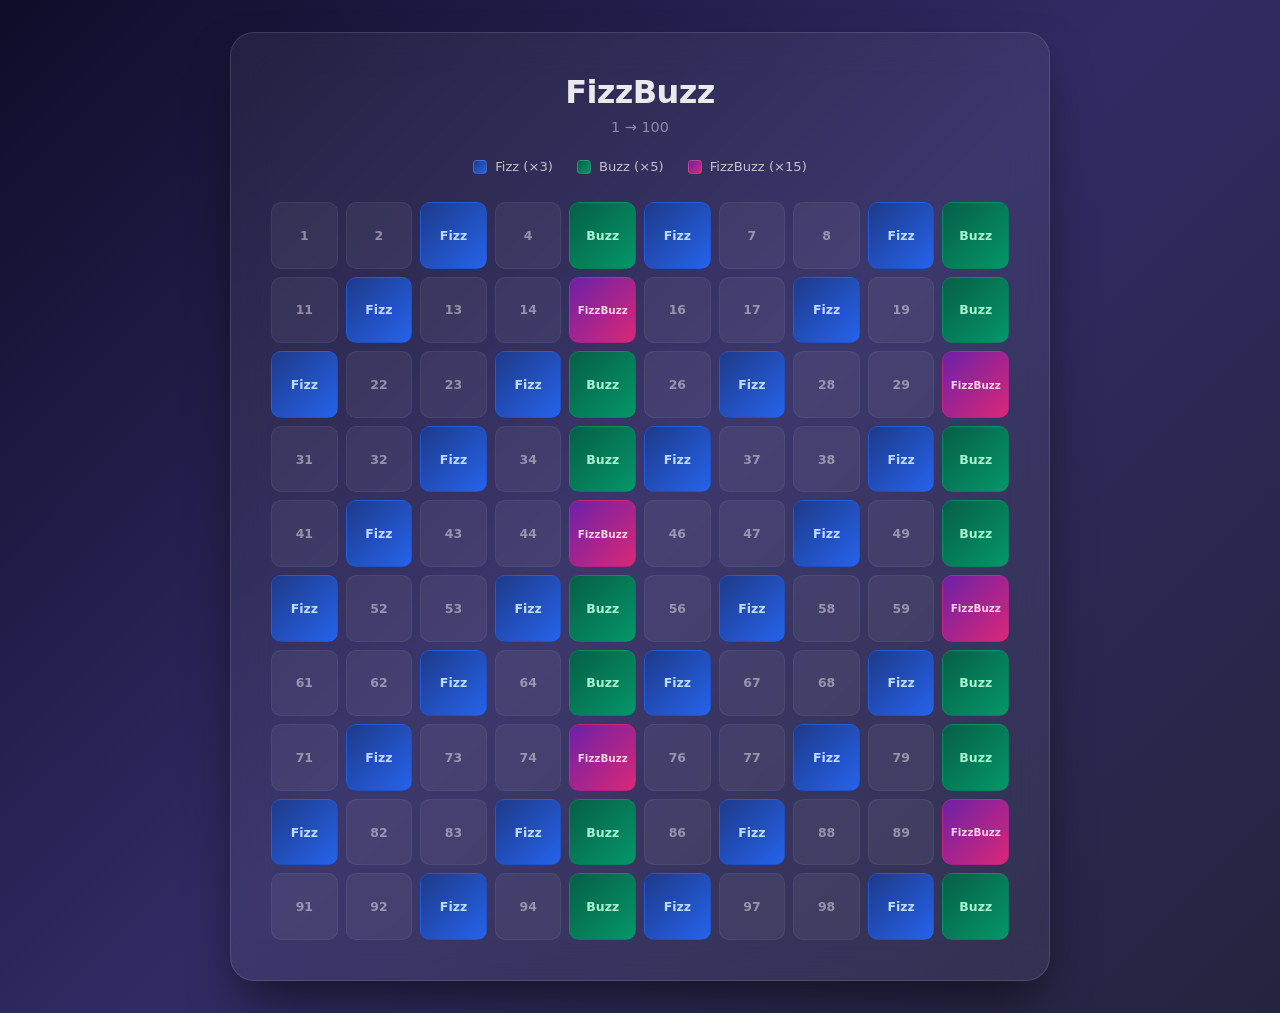
<file: examples/fizzbuzz/index.html>
<!DOCTYPE html>
<html lang="en">
<head>
<meta charset="UTF-8">
<meta name="viewport" content="width=device-width, initial-scale=1.0">
<title>FizzBuzz</title>
<style>
* { margin: 0; padding: 0; box-sizing: border-box; }

body {
  min-height: 100vh;
  display: flex;
  justify-content: center;
  align-items: center;
  font-family: 'Segoe UI', system-ui, -apple-system, sans-serif;
  background: linear-gradient(135deg, #0f0c29, #302b63, #24243e);
  padding: 2rem;
}

.card {
  background: rgba(255, 255, 255, 0.06);
  backdrop-filter: blur(20px);
  -webkit-backdrop-filter: blur(20px);
  border: 1px solid rgba(255, 255, 255, 0.12);
  border-radius: 24px;
  padding: 2.5rem;
  width: 100%;
  max-width: 820px;
  box-shadow: 0 25px 50px -12px rgba(0, 0, 0, 0.6);
}

h1 {
  text-align: center;
  font-weight: 600;
  font-size: 2rem;
  letter-spacing: -0.02em;
  color: rgba(255, 255, 255, 0.9);
  margin-bottom: 0.5rem;
}

.subtitle {
  text-align: center;
  color: rgba(255, 255, 255, 0.45);
  font-size: 0.9rem;
  margin-bottom: 1.5rem;
}

.legend {
  display: flex;
  justify-content: center;
  gap: 1.5rem;
  margin-bottom: 1.75rem;
  flex-wrap: wrap;
}

.legend-item {
  display: flex;
  align-items: center;
  gap: 0.5rem;
  font-size: 0.82rem;
  color: rgba(255, 255, 255, 0.7);
}

.legend-swatch {
  width: 14px;
  height: 14px;
  border-radius: 4px;
  border: 1px solid rgba(255, 255, 255, 0.15);
}

.grid {
  display: grid;
  grid-template-columns: repeat(10, 1fr);
  gap: 8px;
}

.cell {
  aspect-ratio: 1;
  display: flex;
  align-items: center;
  justify-content: center;
  border-radius: 10px;
  font-size: 0.78rem;
  font-weight: 600;
  color: rgba(255, 255, 255, 0.9);
  background: rgba(255, 255, 255, 0.05);
  border: 1px solid rgba(255, 255, 255, 0.06);
  transition: transform 0.2s ease, box-shadow 0.2s ease;
  cursor: default;
  animation: fadeIn 0.5s ease backwards;
  user-select: none;
}

.cell:hover {
  transform: scale(1.12);
  box-shadow: 0 8px 24px rgba(0, 0, 0, 0.4);
  z-index: 2;
}

.cell.number {
  color: rgba(255, 255, 255, 0.45);
}

.cell.fizz {
  background: linear-gradient(135deg, #1e3a8a, #2563eb);
  border-color: rgba(37, 99, 235, 0.4);
  color: #bfdbfe;
}

.cell.fizz:hover {
  box-shadow: 0 8px 24px rgba(37, 99, 235, 0.35);
}

.cell.buzz {
  background: linear-gradient(135deg, #065f46, #059669);
  border-color: rgba(5, 150, 105, 0.4);
  color: #a7f3d0;
}

.cell.buzz:hover {
  box-shadow: 0 8px 24px rgba(5, 150, 105, 0.35);
}

.cell.fizzbuzz {
  background: linear-gradient(135deg, #6b21a8, #db2777);
  border-color: rgba(219, 39, 119, 0.4);
  color: #fbcfe8;
  font-size: 0.65rem;
}

.cell.fizzbuzz:hover {
  box-shadow: 0 8px 24px rgba(219, 39, 119, 0.35);
}

@keyframes fadeIn {
  from { opacity: 0; transform: translateY(12px) scale(0.92); }
  to { opacity: 1; transform: translateY(0) scale(1); }
}
</style>
</head>
<body>
<div class="card">
  <h1>FizzBuzz</h1>
  <p class="subtitle">1 &rarr; 100</p>
  <div class="legend">
    <span class="legend-item"><span class="legend-swatch" style="background:linear-gradient(135deg,#1e3a8a,#2563eb)"></span> Fizz (×3)</span>
    <span class="legend-item"><span class="legend-swatch" style="background:linear-gradient(135deg,#065f46,#059669)"></span> Buzz (×5)</span>
    <span class="legend-item"><span class="legend-swatch" style="background:linear-gradient(135deg,#6b21a8,#db2777)"></span> FizzBuzz (×15)</span>
  </div>
  <div class="grid" id="grid"></div>
</div>

<script>
const grid = document.getElementById('grid');

for (let i = 1; i <= 100; i++) {
  const cell = document.createElement('div');
  cell.className = 'cell';

  if (i % 15 === 0) {
    cell.textContent = 'FizzBuzz';
    cell.classList.add('fizzbuzz');
  } else if (i % 5 === 0) {
    cell.textContent = 'Buzz';
    cell.classList.add('buzz');
  } else if (i % 3 === 0) {
    cell.textContent = 'Fizz';
    cell.classList.add('fizz');
  } else {
    cell.textContent = i;
    cell.classList.add('number');
  }

  cell.style.animationDelay = `${i * 12}ms`;
  grid.appendChild(cell);
}
</script>
</body>
</html>
</file>
